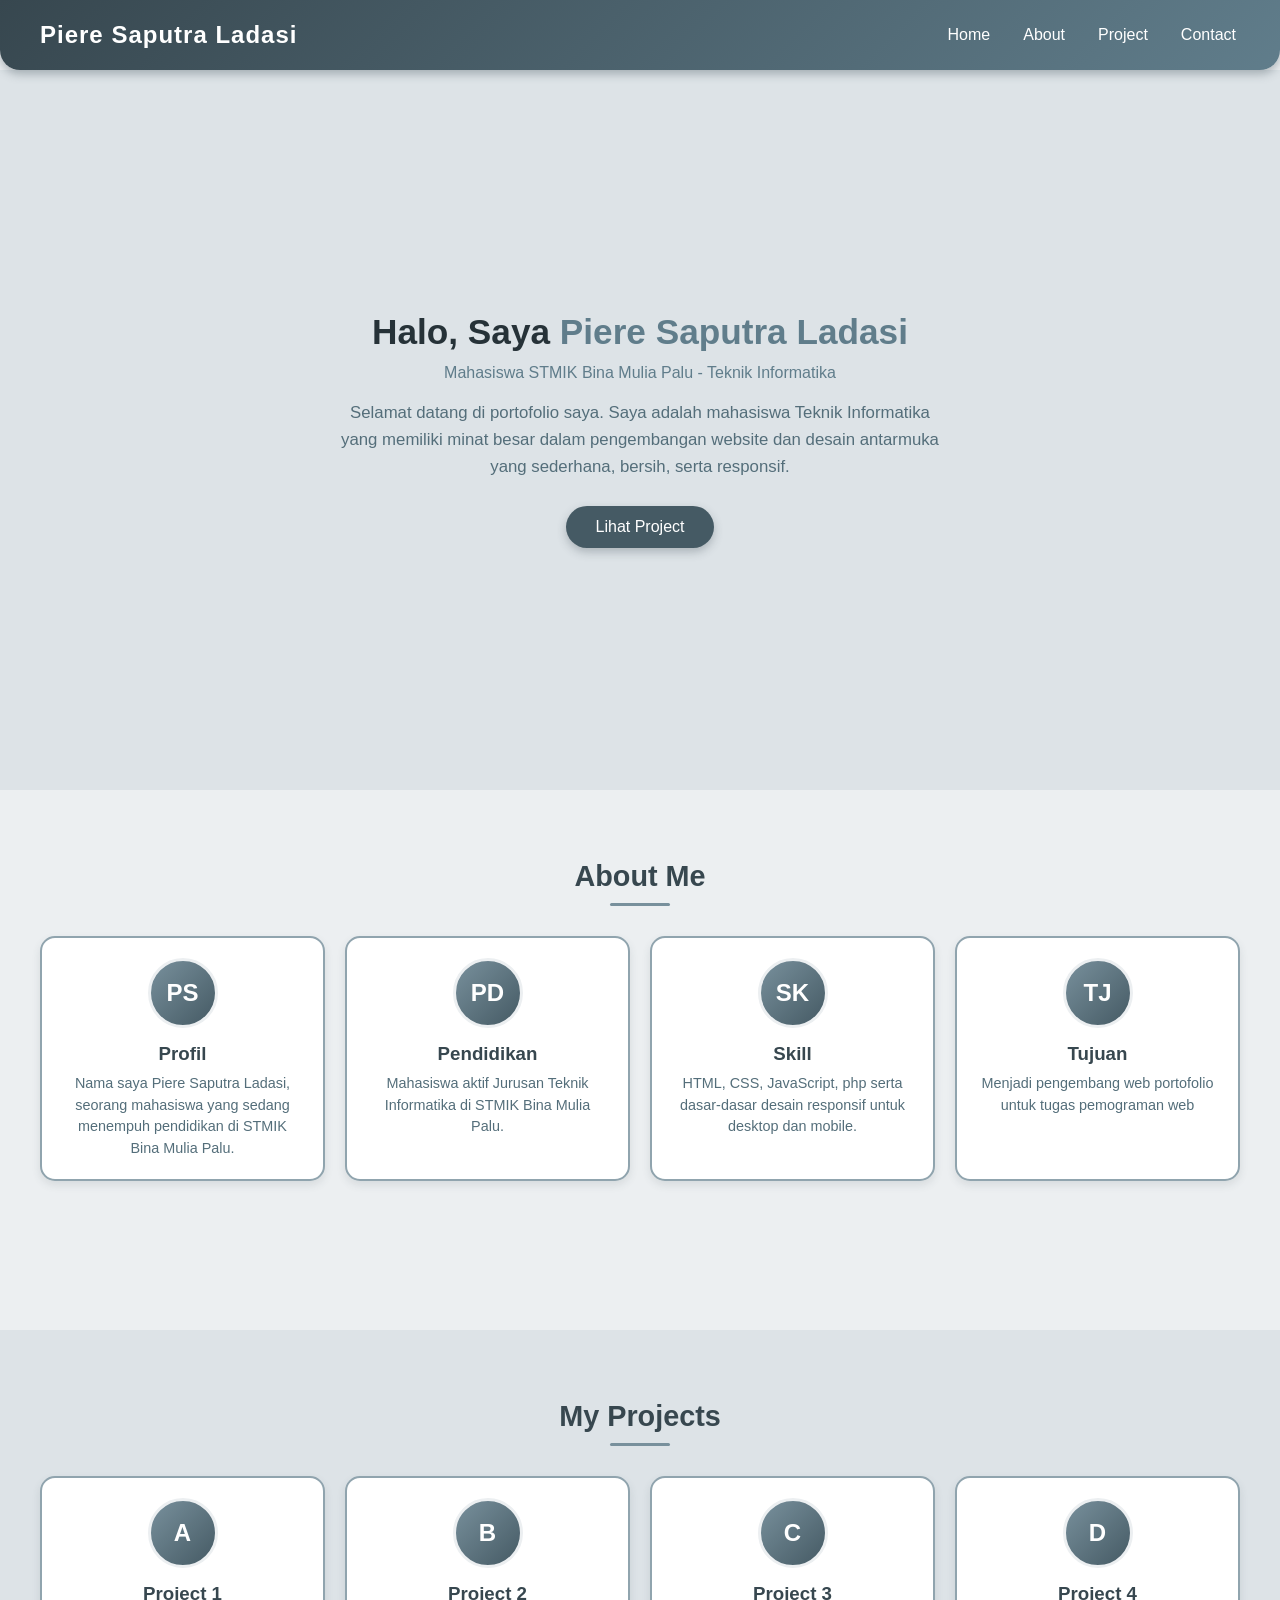
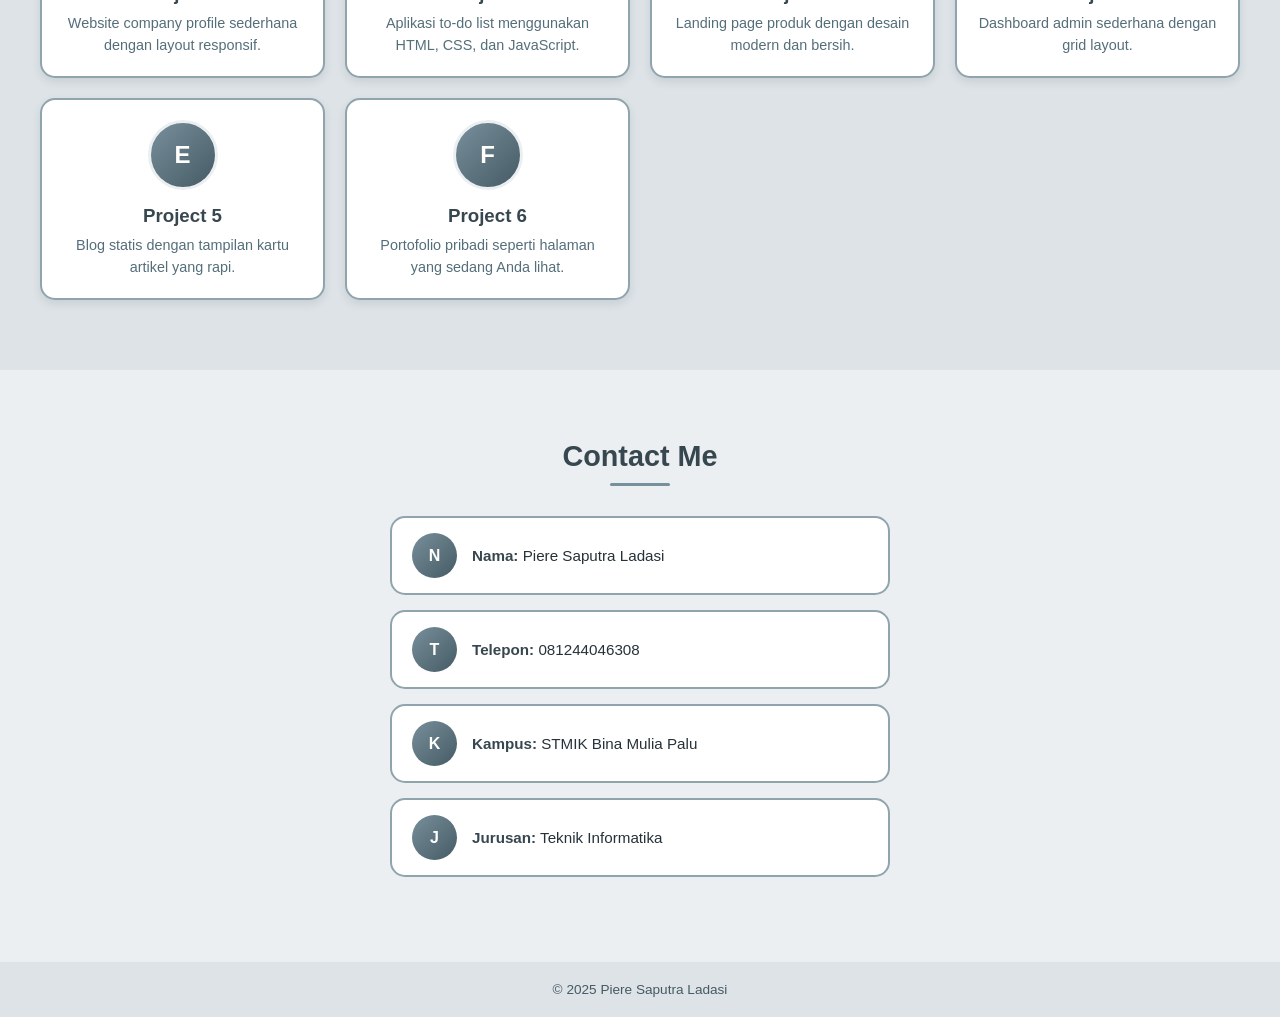
<file: index.html>
<!DOCTYPE html>
<html lang="id">
<head>
    <meta charset="UTF-8">
    <meta name="viewport" content="width=device-width, initial-scale=1.0">
    <title>Portofolio - Piere Saputra Ladasi</title>
    <link rel="stylesheet" href="style.css">
</head>
<body>
    <header>
        <h1>Piere Saputra Ladasi</h1>
        <nav class="main-menu">
            <a href="#home">Home</a>
            <a href="#about">About</a>
            <a href="#project">Project</a>
            <a href="#contact">Contact</a>
        </nav>
    </header>
    <section id="home">
        <h2>Halo, Saya <span>Piere Saputra Ladasi</span></h2>
        <p class="sub">Mahasiswa STMIK Bina Mulia Palu - Teknik Informatika</p>
        <p>Selamat datang di portofolio saya. Saya adalah mahasiswa Teknik Informatika yang memiliki minat besar dalam pengembangan website dan desain antarmuka yang sederhana, bersih, serta responsif.</p>
        <a href="#project" class="btn">Lihat Project</a>
    </section>
    <section id="about">
        <h2 class="section-title">About Me</h2>
        <div class="grid">
            <div class="card">
                <div class="avatar">PS</div>
                <h3>Profil</h3>
                <p>Nama saya Piere Saputra Ladasi, seorang mahasiswa yang sedang menempuh pendidikan di STMIK Bina Mulia Palu.</p>
            </div>
            <div class="card">
                <div class="avatar">PD</div>
                <h3>Pendidikan</h3>
                <p>Mahasiswa aktif Jurusan Teknik Informatika di STMIK Bina Mulia Palu.</p>
            </div>
            <div class="card">
                <div class="avatar">SK</div>
                <h3>Skill</h3>
                <p>HTML, CSS, JavaScript, php serta dasar-dasar desain responsif untuk desktop dan mobile.</p>
            </div>
            <div class="card">
                <div class="avatar">TJ</div>
                <h3>Tujuan</h3>
                <p>Menjadi pengembang web portofolio untuk tugas pemograman web</p>
            </div>
        </div>
    </section>
    <section id="project">
        <h2 class="section-title">My Projects</h2>
        <div class="grid">
            <div class="card">
                <div class="avatar">A</div>
                <h3>Project 1</h3>
                <p>Website company profile sederhana dengan layout responsif.</p>
            </div>
            <div class="card">
                <div class="avatar">B</div>
                <h3>Project 2</h3>
                <p>Aplikasi to-do list menggunakan HTML, CSS, dan JavaScript.</p>
            </div>
            <div class="card">
                <div class="avatar">C</div>
                <h3>Project 3</h3>
                <p>Landing page produk dengan desain modern dan bersih.</p>
            </div>
            <div class="card">
                <div class="avatar">D</div>
                <h3>Project 4</h3>
                <p>Dashboard admin sederhana dengan grid layout.</p>
            </div>
            <div class="card">
                <div class="avatar">E</div>
                <h3>Project 5</h3>
                <p>Blog statis dengan tampilan kartu artikel yang rapi.</p>
            </div>
            <div class="card">
                <div class="avatar">F</div>
                <h3>Project 6</h3>
                <p>Portofolio pribadi seperti halaman yang sedang Anda lihat.</p>
            </div>
        </div>
    </section>
    <section id="contact">
        <h2 class="section-title">Contact Me</h2>
        <div class="contact-grid">
            <div class="contact-item">
                <div class="icon">N</div>
                <p><strong>Nama:</strong> Piere Saputra Ladasi</p>
            </div>
            <div class="contact-item">
                <div class="icon">T</div>
                <p><strong>Telepon:</strong> 081244046308</p>
            </div>
            <div class="contact-item">
                <div class="icon">K</div>
                <p><strong>Kampus:</strong> STMIK Bina Mulia Palu</p>
            </div>
            <div class="contact-item">
                <div class="icon">J</div>
                <p><strong>Jurusan:</strong> Teknik Informatika</p>
            </div>
        </div>
    </section>

    <footer>
        &copy; 2025 Piere Saputra Ladasi
    </footer>

</body>
</html>
</file>
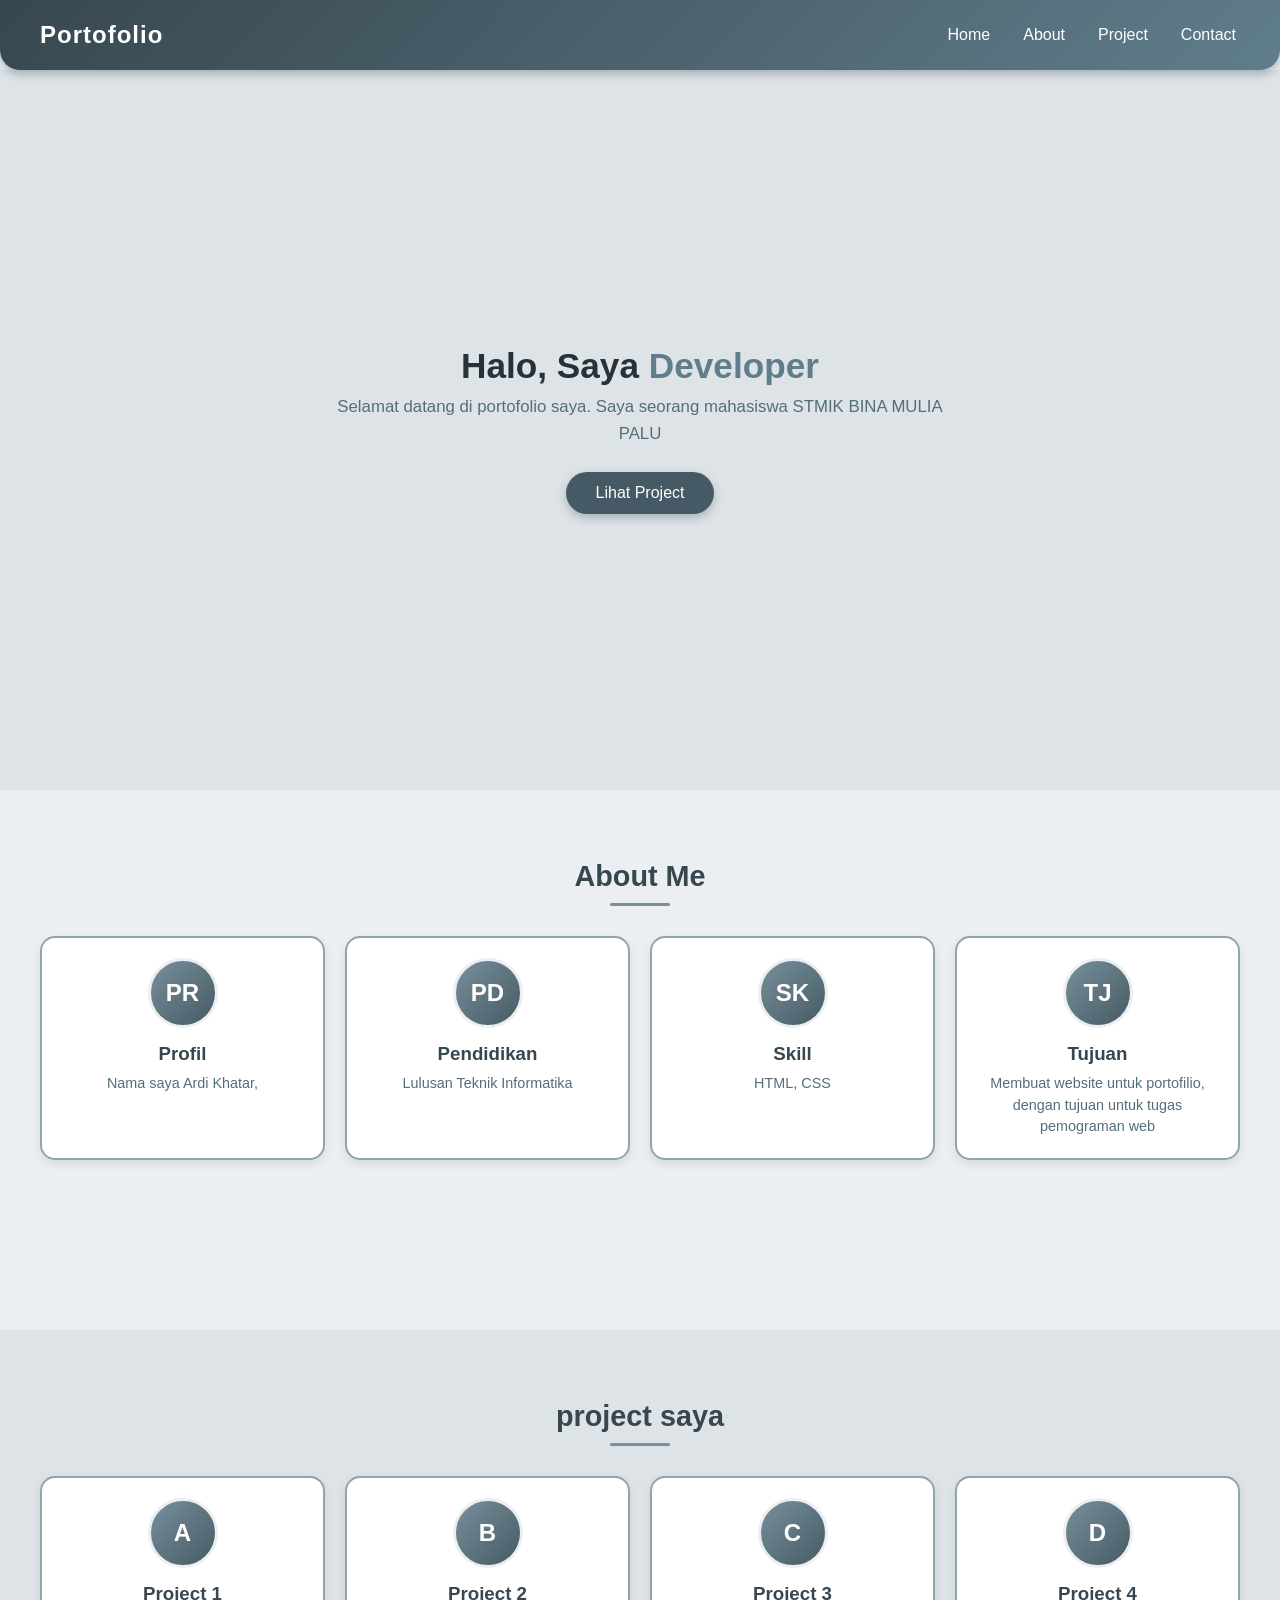
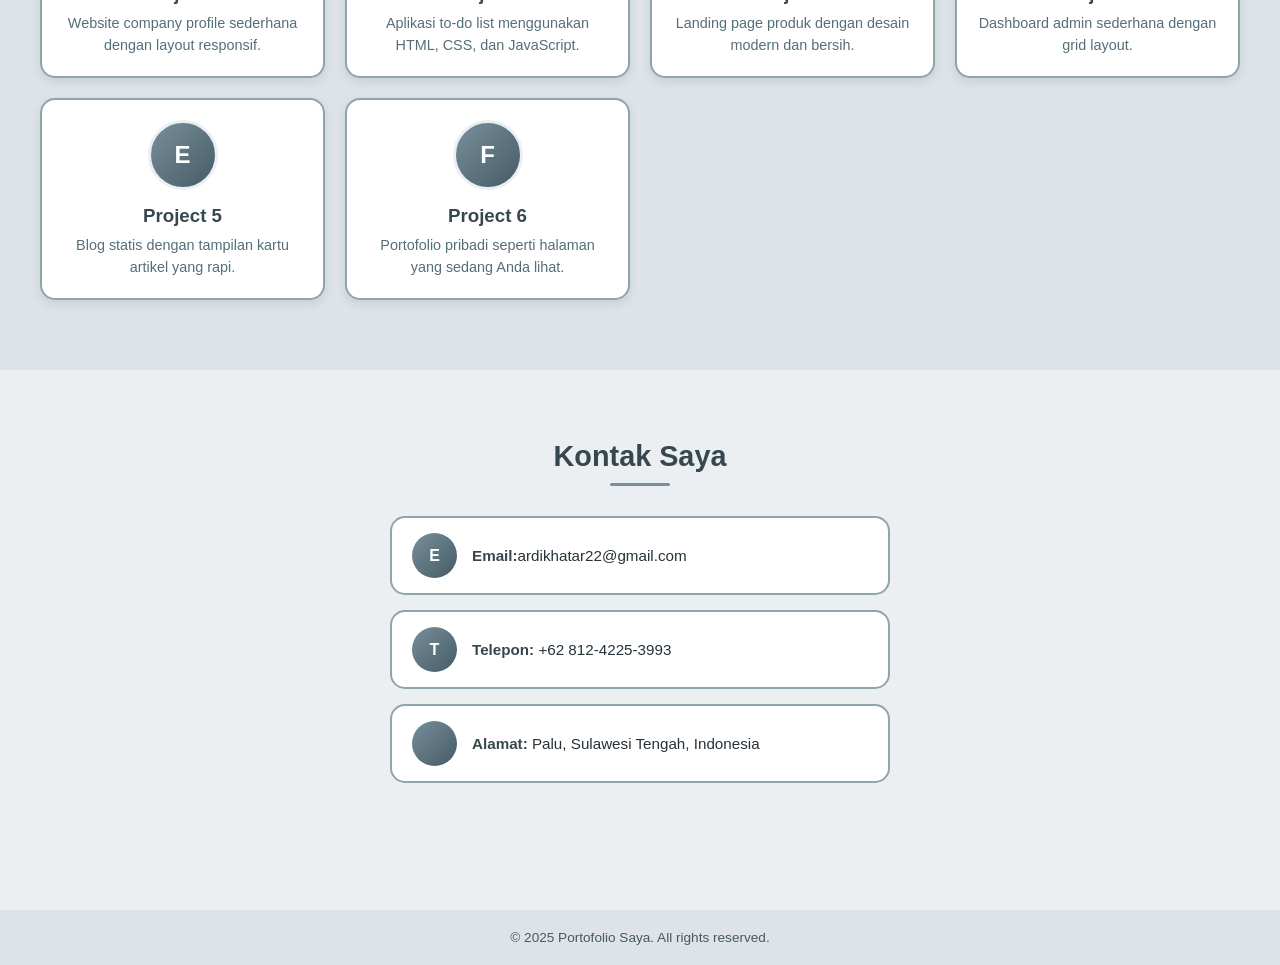
<file: index-1.html>
<!DOCTYPE html>
<html lang="id">
<head>
    <meta charset="UTF-8">
    <meta name="viewport" content="width=device-width, initial-scale=1.0">
    <title>Portofolio Saya</title>
    <link rel="stylesheet" href="style.css">
</head>
<body>

    <header>
        <h1>Portofolio</h1>
        <nav class="main-menu">
            <a href="#home">Home</a>
            <a href="#about">About</a>
            <a href="#project">Project</a>
            <a href="#contact">Contact</a>
        </nav>
    </header>

    <section id="home">
        <h2>Halo, Saya <span>Developer</span></h2>
        <p>Selamat datang di portofolio saya. Saya seorang mahasiswa STMIK BINA MULIA PALU</p>
        <a href="#project" class="btn">Lihat Project</a>
    </section>

    <section id="about">
        <h2 class="section-title">About Me</h2>
        <div class="grid">
            <div class="card">
                <div class="avatar">PR</div>
                <h3>Profil</h3>
                <p>Nama saya Ardi Khatar,</p>
            </div>
            <div class="card">
                <div class="avatar">PD</div>
                <h3>Pendidikan</h3>
                <p>Lulusan Teknik Informatika</p>
            </div>
            <div class="card">
                <div class="avatar">SK</div>
                <h3>Skill</h3>
                <p>HTML, CSS</p>
            </div>
            <div class="card">
                <div class="avatar">TJ</div>
                <h3>Tujuan</h3>
                <p>Membuat website untuk portofilio, dengan tujuan untuk tugas pemograman web</p>
            </div>
        </div>
    </section>

    <section id="project">
        <h2 class="section-title">project saya</h2>
        <div class="grid">
            <div class="card">
                <div class="avatar">A</div>
                <h3>Project 1</h3>
                <p>Website company profile sederhana dengan layout responsif.</p>
            </div>
            <div class="card">
                <div class="avatar">B</div>
                <h3>Project 2</h3>
                <p>Aplikasi to-do list menggunakan HTML, CSS, dan JavaScript.</p>
            </div>
            <div class="card">
                <div class="avatar">C</div>
                <h3>Project 3</h3>
                <p>Landing page produk dengan desain modern dan bersih.</p>
            </div>
            <div class="card">
                <div class="avatar">D</div>
                <h3>Project 4</h3>
                <p>Dashboard admin sederhana dengan grid layout.</p>
            </div>
            <div class="card">
                <div class="avatar">E</div>
                <h3>Project 5</h3>
                <p>Blog statis dengan tampilan kartu artikel yang rapi.</p>
            </div>
            <div class="card">
                <div class="avatar">F</div>
                <h3>Project 6</h3>
                <p>Portofolio pribadi seperti halaman yang sedang Anda lihat.</p>
            </div>
        </div>
    </section>

    <section id="contact">
        <h2 class="section-title">Kontak Saya</h2>
        <div class="contact-grid">
            <div class="contact-item">
                <div class="icon">E</div>
                <p><strong>Email:</strong>ardikhatar22@gmail.com</p>
            </div>
            <div class="contact-item">
                <div class="icon">T</div>
                <p><strong>Telepon:</strong> +62 812-4225-3993</p>
            </div>
            <div class="contact-item">
                <div class="icon"></div>
                <p><strong>Alamat:</strong> Palu, Sulawesi Tengah, Indonesia</p>
            </div>
        </div>
    </section>

    <footer>
        &copy; 2025 Portofolio Saya. All rights reserved.
    </footer>

</body>
</html>
</file>
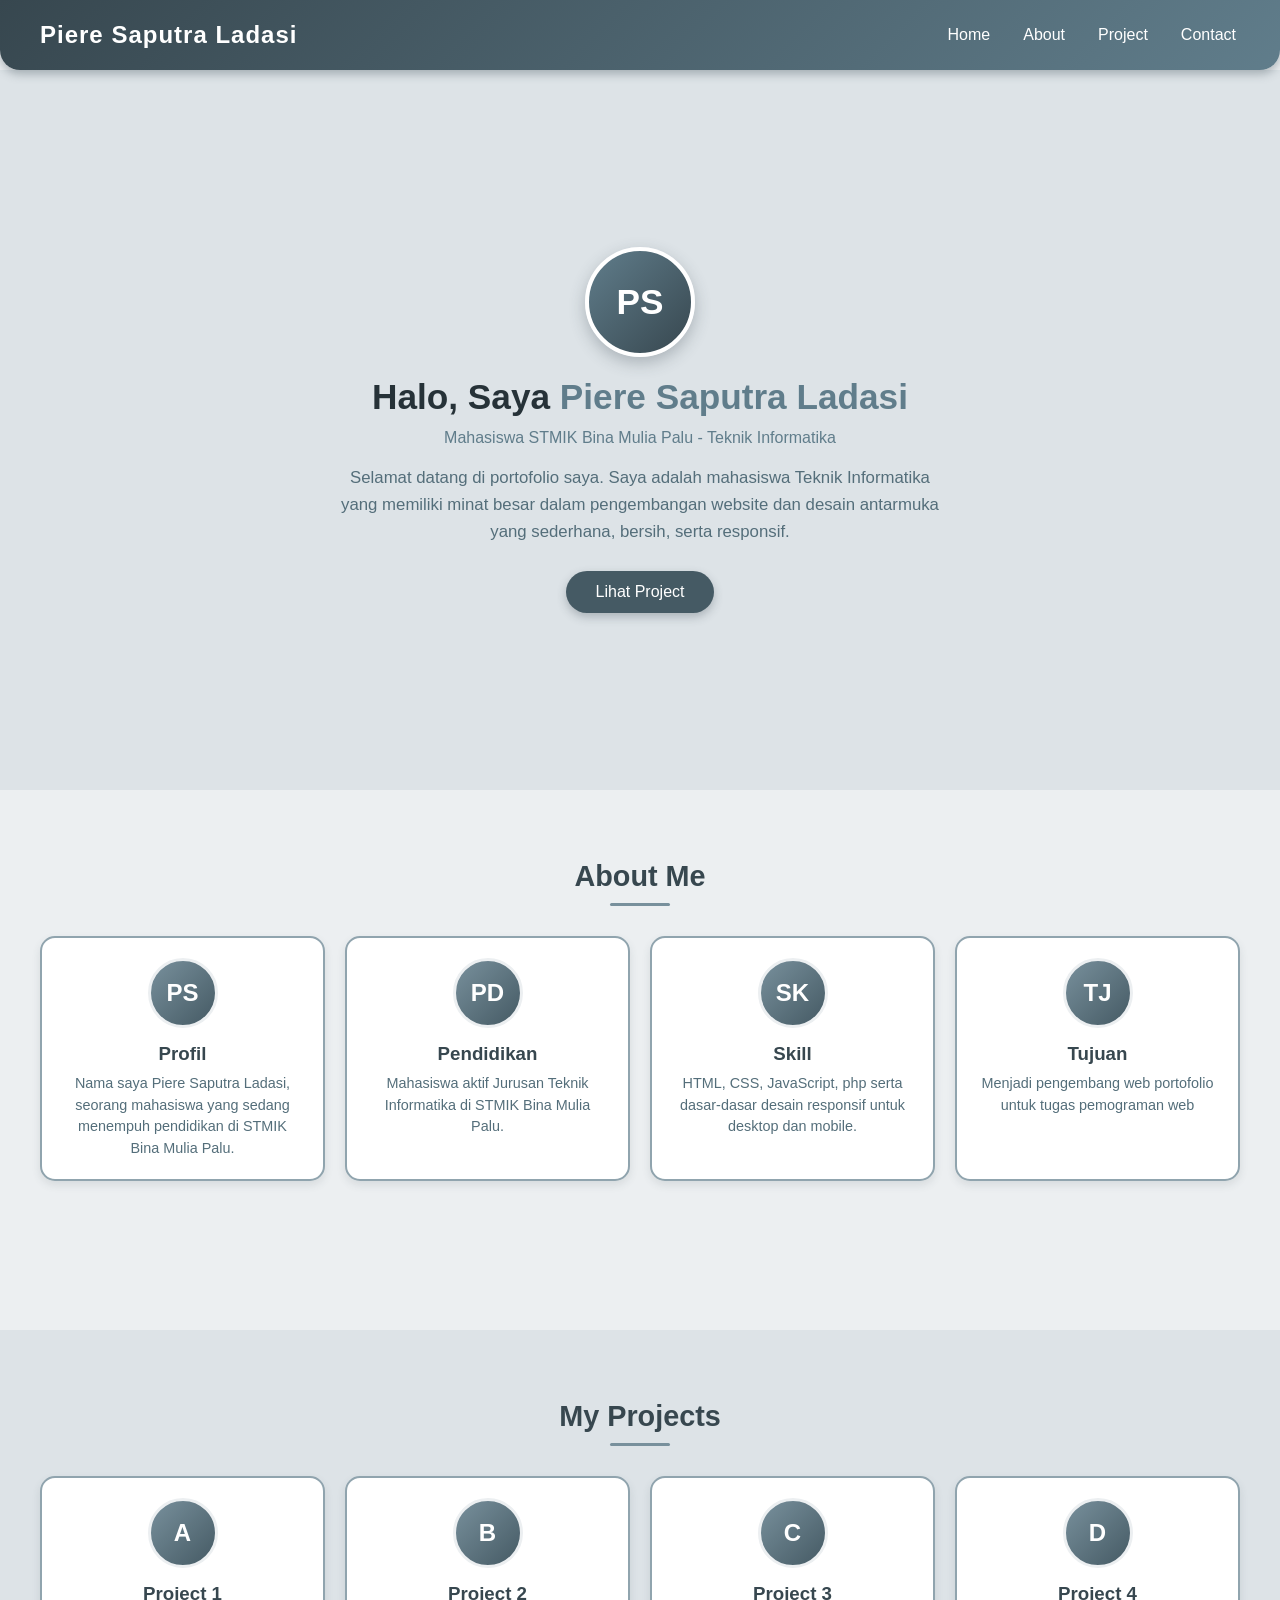
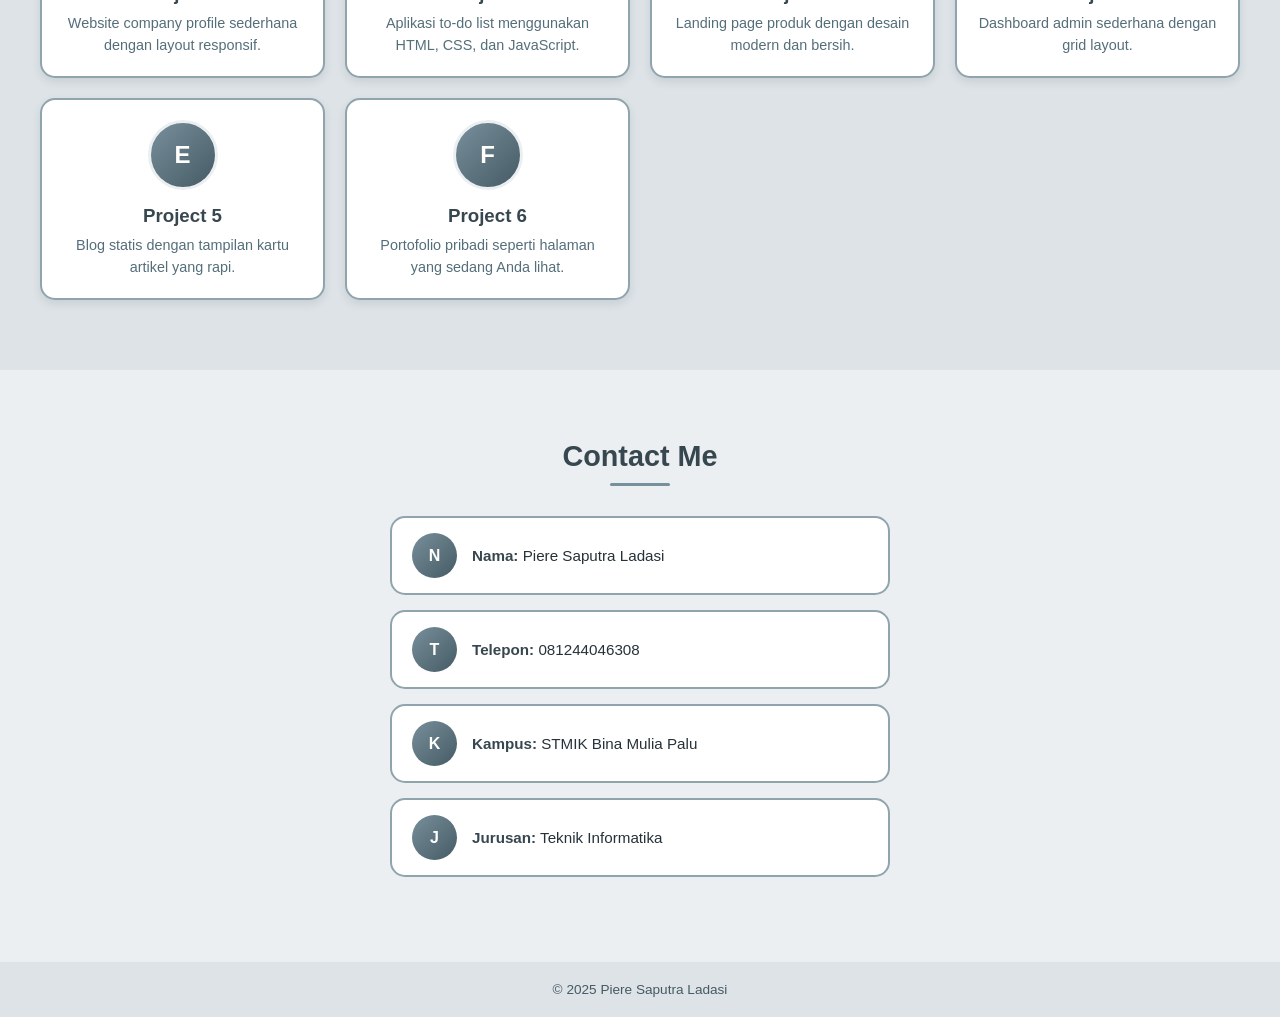
<file: index-2.html>
<!DOCTYPE html>
<html lang="id">
<head>
    <meta charset="UTF-8">
    <meta name="viewport" content="width=device-width, initial-scale=1.0">
    <title>Portofolio - Piere Saputra Ladasi</title>
    <link rel="stylesheet" href="style.css">
</head>
<body>
    <header>
        <h1>Piere Saputra Ladasi</h1>
        <nav class="main-menu">
            <a href="#home">Home</a>
            <a href="#about">About</a>
            <a href="#project">Project</a>
            <a href="#contact">Contact</a>
        </nav>
    </header>
    <section id="home">
        <div class="foto">PS</div>
        <h2>Halo, Saya <span>Piere Saputra Ladasi</span></h2>
        <p class="sub">Mahasiswa STMIK Bina Mulia Palu - Teknik Informatika</p>
        <p>Selamat datang di portofolio saya. Saya adalah mahasiswa Teknik Informatika yang memiliki minat besar dalam pengembangan website dan desain antarmuka yang sederhana, bersih, serta responsif.</p>
        <a href="#project" class="btn">Lihat Project</a>
    </section>
    <section id="about">
        <h2 class="section-title">About Me</h2>
        <div class="grid">
            <div class="card">
                <div class="avatar">PS</div>
                <h3>Profil</h3>
                <p>Nama saya Piere Saputra Ladasi, seorang mahasiswa yang sedang menempuh pendidikan di STMIK Bina Mulia Palu.</p>
            </div>
            <div class="card">
                <div class="avatar">PD</div>
                <h3>Pendidikan</h3>
                <p>Mahasiswa aktif Jurusan Teknik Informatika di STMIK Bina Mulia Palu.</p>
            </div>
            <div class="card">
                <div class="avatar">SK</div>
                <h3>Skill</h3>
                <p>HTML, CSS, JavaScript, php serta dasar-dasar desain responsif untuk desktop dan mobile.</p>
            </div>
            <div class="card">
                <div class="avatar">TJ</div>
                <h3>Tujuan</h3>
                <p>Menjadi pengembang web portofolio untuk tugas pemograman web</p>
            </div>
        </div>
    </section>
    <section id="project">
        <h2 class="section-title">My Projects</h2>
        <div class="grid">
            <div class="card">
                <div class="avatar">A</div>
                <h3>Project 1</h3>
                <p>Website company profile sederhana dengan layout responsif.</p>
            </div>
            <div class="card">
                <div class="avatar">B</div>
                <h3>Project 2</h3>
                <p>Aplikasi to-do list menggunakan HTML, CSS, dan JavaScript.</p>
            </div>
            <div class="card">
                <div class="avatar">C</div>
                <h3>Project 3</h3>
                <p>Landing page produk dengan desain modern dan bersih.</p>
            </div>
            <div class="card">
                <div class="avatar">D</div>
                <h3>Project 4</h3>
                <p>Dashboard admin sederhana dengan grid layout.</p>
            </div>
            <div class="card">
                <div class="avatar">E</div>
                <h3>Project 5</h3>
                <p>Blog statis dengan tampilan kartu artikel yang rapi.</p>
            </div>
            <div class="card">
                <div class="avatar">F</div>
                <h3>Project 6</h3>
                <p>Portofolio pribadi seperti halaman yang sedang Anda lihat.</p>
            </div>
        </div>
    </section>
    <section id="contact">
        <h2 class="section-title">Contact Me</h2>
        <div class="contact-grid">
            <div class="contact-item">
                <div class="icon">N</div>
                <p><strong>Nama:</strong> Piere Saputra Ladasi</p>
            </div>
            <div class="contact-item">
                <div class="icon">T</div>
                <p><strong>Telepon:</strong> 081244046308</p>
            </div>
            <div class="contact-item">
                <div class="icon">K</div>
                <p><strong>Kampus:</strong> STMIK Bina Mulia Palu</p>
            </div>
            <div class="contact-item">
                <div class="icon">J</div>
                <p><strong>Jurusan:</strong> Teknik Informatika</p>
            </div>
        </div>
    </section>

    <footer>
        &copy; 2025 Piere Saputra Ladasi
    </footer>

</body>
</html>
</file>
<file: style.css>
* {
            margin: 0;
            padding: 0;
            box-sizing: border-box;
            font-family: 'Segoe UI', Arial, sans-serif;
        }

        body {
            background: #eceff1;      
            color: #263238;
        }
        header {
            position: sticky;
            top: 0;
            z-index: 100;
            background: linear-gradient(135deg, #37474f, #607d8b);
            padding: 20px 40px;
            display: flex;
            align-items: center;
            justify-content: space-between;
            flex-wrap: wrap;
            box-shadow: 0 4px 10px rgba(55, 71, 79, 0.35);
            border-bottom-left-radius: 20px;
            border-bottom-right-radius: 20px;
        }

        header h1 {
            color: #fff;
            font-size: 1.5rem;
            letter-spacing: 1px;
        }

        nav.main-menu {
            display: flex;
            gap: 25px;
            flex-wrap: wrap;
        }

        nav.main-menu a {
            text-decoration: none;
            color: #fff;
            font-weight: 500;
            font-size: 1rem;
            padding: 6px 4px;
            position: relative;
            transition: color 0.3s;
        }

        nav.main-menu a::after {
            content: "";
            position: absolute;
            left: 0;
            bottom: 0;
            width: 0%;
            height: 2px;
            background: #cfd8dc;   
            transition: width 0.3s ease;
        }

        nav.main-menu a:hover {
            color: #cfd8dc;
        }

        nav.main-menu a:hover::after {
            width: 100%;
        }

        section {
            padding: 70px 40px;
            min-height: 60vh;
        }

        section:nth-child(even) {
            background: #dde3e7;  
        }

        .section-title {
            text-align: center;
            margin-bottom: 30px;
            font-size: 1.8rem;
            color: #37474f;
        }

        .section-title::after {
            content: "";
            display: block;
            width: 60px;
            height: 3px;
            background: #78909c;
            margin: 10px auto 0;
            border-radius: 3px;
        }

        .grid {
            display: grid;
            gap: 20px;
        }

        .card {
            background: #fff;
            border: 2px solid #90a4ae;
            border-radius: 15px;
            padding: 20px;
            text-align: center;
            transition: 0.3s;
            box-shadow: 0 4px 8px rgba(55, 71, 79, 0.12);
        }

        .card:hover {
            transform: translateY(-5px);
            box-shadow: 0 8px 16px rgba(55, 71, 79, 0.25);
            border-color: #455a64;
        }

        .card .avatar {
            width: 70px;
            height: 70px;
            border-radius: 50%;
            background: linear-gradient(135deg, #78909c, #455a64);
            color: #fff;
            display: flex;
            align-items: center;
            justify-content: center;
            font-size: 1.5rem;
            font-weight: bold;
            margin: 0 auto 15px;
            border: 3px solid #eceff1;
        }

        .card h3 {
            margin-bottom: 8px;
            color: #37474f;
        }

        .card p {
            font-size: 0.9rem;
            color: #546e7a;
            line-height: 1.5;
        }
        #home {
            text-align: center;
            display: flex;
            flex-direction: column;
            align-items: center;
            justify-content: center;
            min-height: 80vh;
        }

        #home .foto {
            width: 110px;
            height: 110px;
            border-radius: 50%;
            background: linear-gradient(135deg, #607d8b, #37474f);
            color: #fff;
            display: flex;
            align-items: center;
            justify-content: center;
            font-size: 2.2rem;
            font-weight: bold;
            margin-bottom: 20px;
            border: 4px solid #fff;
            box-shadow: 0 6px 16px rgba(55, 71, 79, 0.3);
        }

        #home h2 {
            font-size: 2.2rem;
            color: #263238;
            margin-bottom: 8px;
        }

        #home h2 span {
            color: #607d8b;
        }

        #home .sub {
            font-size: 1rem;
            color: #607d8b;
            margin-bottom: 15px;
            font-weight: 500;
        }

        #home p {
            font-size: 1.05rem;
            color: #546e7a;
            max-width: 620px;
            margin-bottom: 25px;
            line-height: 1.6;
        }

        .btn {
            display: inline-block;
            text-decoration: none;
            background: #455a64;
            color: #fff;
            padding: 12px 30px;
            border-radius: 25px;
            font-weight: 500;
            transition: 0.3s;
            box-shadow: 0 4px 10px rgba(55, 71, 79, 0.3);
        }

        .btn:hover {
            background: #263238;
            transform: translateY(-3px);
            box-shadow: 0 6px 14px rgba(38, 50, 56, 0.4);
        }
        .contact-grid {
            max-width: 500px;
            margin: 0 auto;
        }

        .contact-item {
            display: flex;
            align-items: center;
            gap: 15px;
            background: #fff;
            border: 2px solid #90a4ae;
            border-radius: 15px;
            padding: 15px 20px;
            margin-bottom: 15px;
            transition: 0.3s;
        }

        .contact-item:hover {
            box-shadow: 0 6px 14px rgba(55, 71, 79, 0.2);
            border-color: #455a64;
        }

        .contact-item .icon {
            width: 45px;
            height: 45px;
            border-radius: 50%;
            background: linear-gradient(135deg, #78909c, #455a64);
            color: #fff;
            display: flex;
            align-items: center;
            justify-content: center;
            font-size: 1rem;
            font-weight: bold;
            flex-shrink: 0;
        }

        .contact-item p {
            color: #263238;
            font-size: 0.95rem;
        }

        .contact-item strong {
            color: #37474f;
        }

        .grid {
            grid-template-columns: repeat(4, 1fr);
        }

        /* ===== TABLET : 3 KOLOM ===== */
        @media (max-width: 1024px) {
            .grid {
                grid-template-columns: repeat(3, 1fr);
            }
            header {
                padding: 20px;
            }
            section {
                padding: 50px 25px;
            }
            #home h2 {
                font-size: 1.9rem;
            }
        }

        @media (max-width: 600px) {
            .grid {
                grid-template-columns: 1fr;
            }
            header {
                flex-direction: column;
                gap: 15px;
                text-align: center;
            }
            nav.main-menu {
                justify-content: center;
                gap: 18px;
            }
            nav.main-menu a {
                font-size: 0.95rem;
            }
            .section-title {
                font-size: 1.4rem;
            }
            #home h2 {
                font-size: 1.5rem;
            }
            #home p {
                font-size: 1rem;
            }
        }
        footer {
            text-align: center;
            padding: 20px;
            color: #455a64;
            font-size: 0.85rem;
            background: #dde3e7;
        }
</file>
